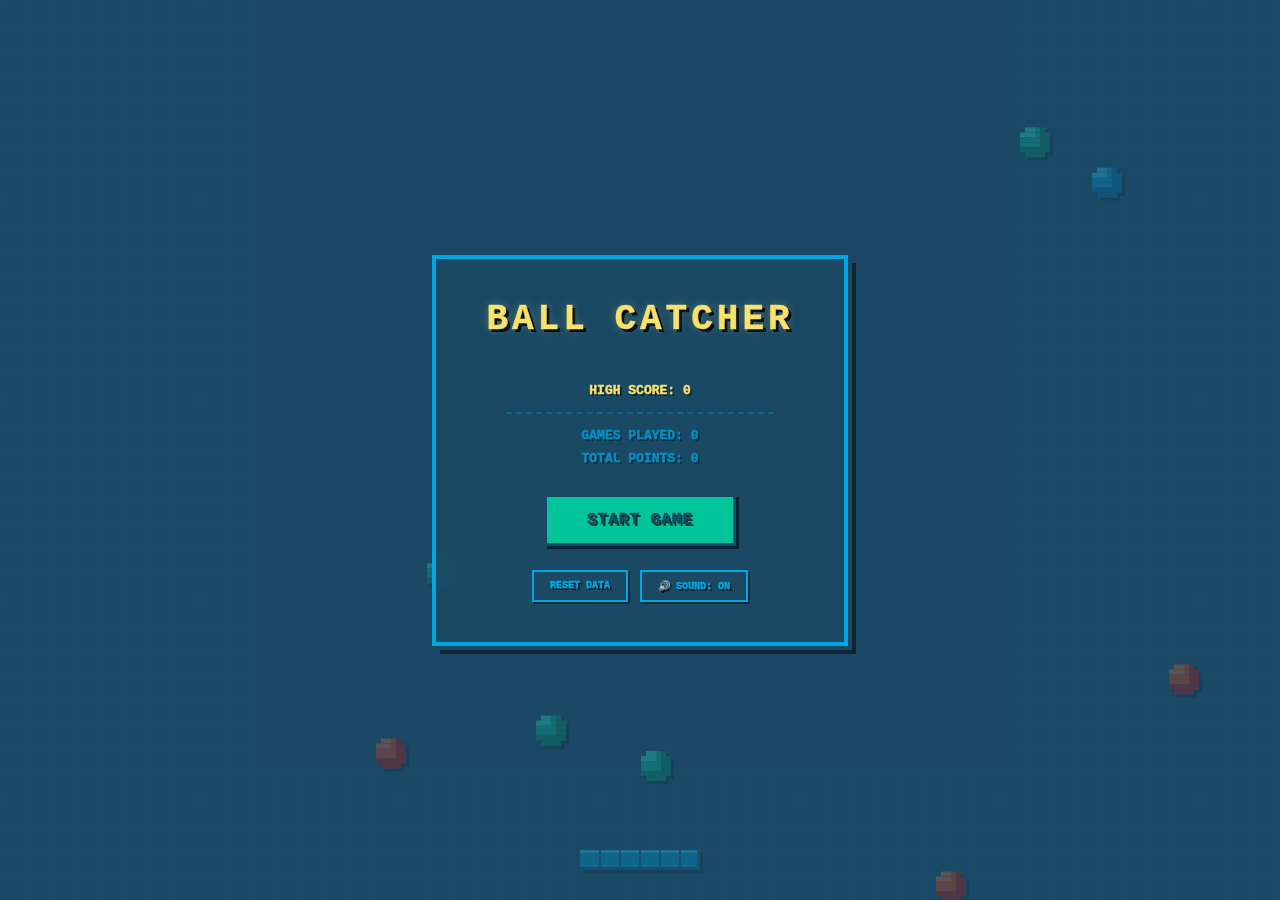
<file: index.html>
<!DOCTYPE html>
<html lang="en">
<head>
  <meta charset="UTF-8">
  <meta name="viewport" content="width=device-width, initial-scale=1.0">
  <title>Ball Catcher</title>
  <link rel="stylesheet" href="style.css">
</head>
<body>
  <canvas id="gameCanvas"></canvas>

  <!-- In-Game HUD Elements -->
  <div id="scoreDisplay" class="hidden">SCORE: 0</div>
  <button id="pauseBtn" class="hidden">❚❚</button>

  <!-- Menu Overlay -->
  <div id="menuOverlay">
    <div id="menuPanel">
      <h1>BALL CATCHER</h1>

      <div id="menuStats">
        <p id="highScoreDisplay">HIGH SCORE: 0</p>
        <p id="lastScoreDisplay" class="hidden">LAST SCORE: 0</p>
        <hr class="pixel-divider">
        <p id="totalGamesDisplay">GAMES PLAYED: 0</p>
        <p id="totalPointsDisplay">TOTAL POINTS: 0</p>
      </div>

      <button id="startBtn">START GAME</button>

      <div id="menuFooterButtons">
        <button id="resetDataBtn">RESET DATA</button>
        <button id="muteBtn">🔊 SOUND: ON</button>
      </div>
    </div>
  </div>

  <!-- Pause Overlay -->
  <div id="pauseOverlay" class="hidden">
    <div id="pausePanel">
      <h2>PAUSED</h2>
      <button id="continueBtn">CONTINUE</button>
      <button id="quitBtn">QUIT TO MENU</button>
      <button id="pauseMuteBtn">🔊 SOUND: ON</button>
    </div>
  </div>

  <!-- Reset Confirmation Modal -->
  <div id="resetModal" class="hidden">
    <div id="resetPanel">
      <p>ERASE ALL DATA?</p>
      <p class="reset-warning">THIS CANNOT BE UNDONE</p>
      <div id="resetModalButtons">
        <button id="resetConfirmBtn">YES, RESET</button>
        <button id="resetCancelBtn">CANCEL</button>
      </div>
    </div>
  </div>

  <script src="game.js" defer></script>
</body>
</html>
</file>
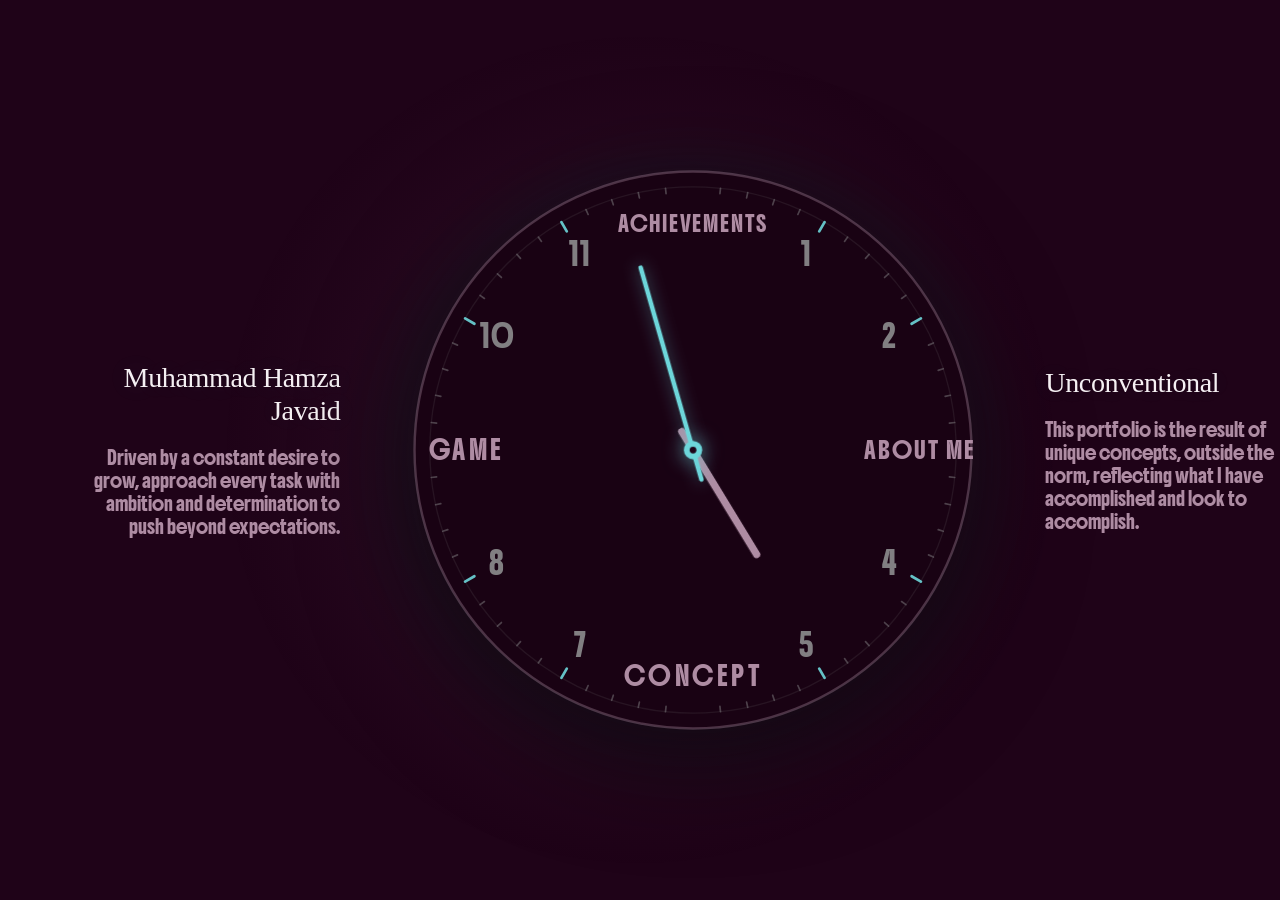
<file: CS_CRP/Homework_8/index.html>
<!DOCTYPE html>
<html lang="en">
<head>
    <meta charset="UTF-8">
    <meta name="viewport" content="width=device-width, initial-scale=1.0">
    <title>Portfolio — Time & Craft</title>
    <meta name="description" content="A minimalist, spacious portfolio navigation interface driven by a functioning analog clock.">
    
    <!-- Google Fonts Preconnect & Stylesheet -->
    <link rel="preconnect" href="https://fonts.googleapis.com">
    <link rel="preconnect" href="https://fonts.gstatic.com" crossorigin>
    <link href="https://fonts.googleapis.com/css2?family=Boldonse&family=Redaction+50:ital,wght@0,400;0,700;1,400&display=swap" rel="stylesheet">
    
    <link rel="stylesheet" href="css/style.css">
</head>
<body>
    <main class="home">
        <!-- Left Text Column -->
        <section class="text-column text-column--left">
            <h2 class="text-column__heading">Muhammad Hamza Javaid</h2>
            <p class="text-column__desc">
                Driven by a constant desire to grow, approach every task
                with ambition and determination to push beyond expectations.
            </p>
        </section>

        <!-- Center Clock Navigation Zone -->
        <section class="clock-container" aria-label="Analog clock navigation container">
            <svg id="clock" class="clock-svg" viewBox="0 0 400 400" role="img" aria-label="Navigation clock">
                <!-- Clock face background & outer boundary -->
                <circle class="clock-face" cx="200" cy="200" r="182" />
                <circle class="clock-face-inner-ring" cx="200" cy="200" r="172" />
                
                <!-- Tick Marks Group -->
                <g id="ticks" class="ticks-group" aria-hidden="true"></g>

                <!-- Markers (Numbers + Interactive Navigation Labels) -->
                <g id="markers" class="markers-group">
                    <!-- Nav Labels at Cardinal Positions -->
                    <text class="nav-label nav-label--achievements" id="nav-work" x="200" y="52" data-nav="pages/achievements.html" role="link" aria-label="Achievements page link">ACHIEVEMENTS</text>
                    <text class="marker-text" x="274" y="72">1</text>
                    <text class="marker-text" x="328" y="126">2</text>
                    <text class="nav-label nav-label--about" id="nav-about" x="348" y="200" data-nav="pages/about.html" role="link" aria-label="About Me page link">ABOUT ME</text>
                    <text class="marker-text" x="328" y="274">4</text>
                    <text class="marker-text" x="274" y="328">5</text>
                    <text class="nav-label" id="nav-concept" x="200" y="348" data-nav="pages/concept.html" role="link" aria-label="Concept page link">CONCEPT</text>
                    <text class="marker-text" x="126" y="328">7</text>
                    <text class="marker-text" x="72" y="274">8</text>
                    <text class="nav-label" id="nav-contact" x="52" y="200" data-nav="https://m-hamza-javaid4.github.io/Heuser/CS_CRP/Homework_6/index.html" role="link" aria-label="Game page link">GAME</text>
                    <text class="marker-text" x="72" y="126">10</text>
                    <text class="marker-text" x="126" y="72">11</text>
                </g>

                <!-- Hands -->
                <!-- Hour hand: length 80px, anchored at center (200, 200) pointing straight up to (200, 120) -->
                <g id="hour-group" class="hand-group">
                    <line class="hand-hour" x1="200" y1="214" x2="200" y2="120" />
                </g>

                <!-- Minute hand: length 124px, anchored at center (200, 200) pointing straight up to (200, 76) -->
                <g id="minute-group" class="hand-group">
                    <line class="hand-minute" x1="200" y1="220" x2="200" y2="76" />
                </g>

                <!-- Pivot Cap / Center Dot -->
                <circle class="clock-center-dot-outer" cx="200" cy="200" r="6" />
                <circle class="clock-center-dot-inner" cx="200" cy="200" r="2.2" />
            </svg>
        </section>

        <!-- Right Text Column -->
        <section class="text-column text-column--right">
            <h2 class="text-column__heading">Unconventional</h2>
            <p class="text-column__desc">
                This portfolio is the result of unique concepts, outside
                the norm, reflecting what I have accomplished and look
                to accomplish.
            </p>
        </section>
    </main>

    <script src="js/clock.js"></script>
</body>
</html>
</file>
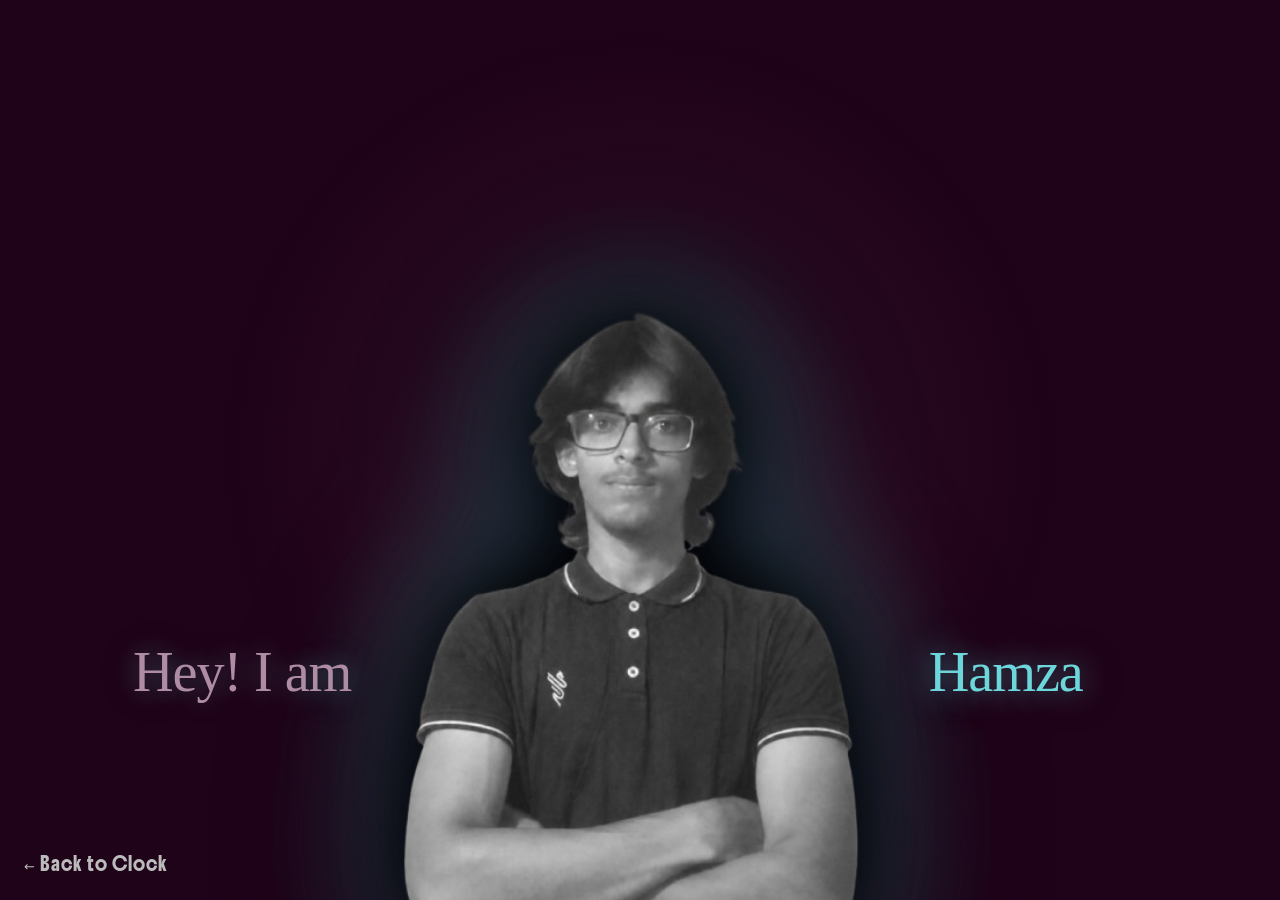
<file: CS_CRP/Homework_8/pages/about.html>
<!DOCTYPE html>
<html lang="en">
<head>
    <meta charset="UTF-8">
    <meta name="viewport" content="width=device-width, initial-scale=1.0">
    <title>About Me — Portfolio</title>
    <meta name="description" content="Interactive body scan portrait revealing personal interests, vision, and adorations.">
    
    <!-- Google Fonts -->
    <link rel="preconnect" href="https://fonts.googleapis.com">
    <link rel="preconnect" href="https://fonts.gstatic.com" crossorigin>
    <link href="https://fonts.googleapis.com/css2?family=Boldonse&family=Redaction+50:ital,wght@0,400;0,700;1,400&family=JetBrains+Mono:wght@400;500;600&display=swap" rel="stylesheet">
    
    <link rel="stylesheet" href="../css/style.css">
</head>
<body class="about-body">
    <main class="about-page">

        <div class="portrait-wrapper">

            <!-- Flanking Editorial Heading Texts -->
            <div class="portrait-flank portrait-flank--left" aria-hidden="true">
                <span class="portrait-flank__text">Hey! I am</span>
            </div>

            <!-- Portrait Image Container -->
            <div class="portrait-container" aria-label="Interactive body scan portrait">
                <img src="../assets/TImage.png" alt="Portrait" class="portrait-image">

                <!-- Hover Zone: Forehead (Interests) -->
                <div class="hover-zone hinting" id="zone-forehead" data-panel="panel-forehead" role="button" tabindex="0" aria-label="Forehead region: Interests — hover or tap to explore">
                    <div class="scanner-line"></div>
                </div>

                <!-- Hover Zone: Eyes (Vision) -->
                <div class="hover-zone hinting" id="zone-eyes" data-panel="panel-eyes" role="button" tabindex="0" aria-label="Eyes region: Vision — hover or tap to explore">
                    <div class="scanner-line"></div>
                </div>

                <!-- Hover Zone: Heart (Adorations) -->
                <div class="hover-zone hinting" id="zone-heart" data-panel="panel-heart" role="button" tabindex="0" aria-label="Heart region: Adorations — hover or tap to explore">
                    <div class="scanner-line"></div>
                </div>
            </div>

            <div class="portrait-flank portrait-flank--right" aria-hidden="true">
                <span class="portrait-flank__text">Hamza</span>
            </div>

            <!-- Hint caption that fades with discoverability pulse -->
            <p class="about-hint-caption" id="aboutHintCaption">Hover or tap zones to scan</p>

            <!-- Info Panel: Forehead → Interests (right side) -->
            <aside class="info-panel panel-right" id="panel-forehead" aria-live="polite">
                <div class="panel-connector"></div>
                <span class="panel-tag">// 01_NEURAL</span>
                <h3>Interests</h3>
                <ul>
                    <li>Mathematics</li>
                    <li>Physics</li>
                    <li>Learning and discovering the physical capabilities of the human body</li>
                    <li>Growing further as a person</li>
                    <li>Leadership</li>
                    <li>Video Games</li>
                </ul>
            </aside>

            <!-- Info Panel: Eyes → Vision (left side) -->
            <aside class="info-panel panel-left" id="panel-eyes" aria-live="polite">
                <div class="panel-connector"></div>
                <span class="panel-tag">// 02_OPTICS</span>
                <h3>Vision</h3>
                <ul>
                    <li>Specialize myself to the field of Computer Science</li>
                    <li>Acquire vast knowledge in mathematics</li>
                    <li>Do my best to help others in any way, shape and form</li>
                    <li>Spread knowledge for the betterment of others</li>
                    <li>Live life Healthy and keep improving fitness</li>
                </ul>
            </aside>

            <!-- Info Panel: Heart → Adorations (right side) -->
            <aside class="info-panel panel-right" id="panel-heart" aria-live="polite">
                <div class="panel-connector"></div>
                <span class="panel-tag">// 03_CORE</span>
                <h3>Adorations</h3>
                <ul>
                    <li>Friends</li>
                    <li>Family</li>
                    <li>Math</li>
                    <li>Playing Sports, especially Cricket</li>
                    <li>Watching Sports</li>
                </ul>
            </aside>

        </div>

        <!-- Back to Clock Navigation Link -->
        <a href="../index.html" class="back-link">← Back to Clock</a>

    </main>

    <script src="../js/about.js"></script>
</body>
</html>
</file>
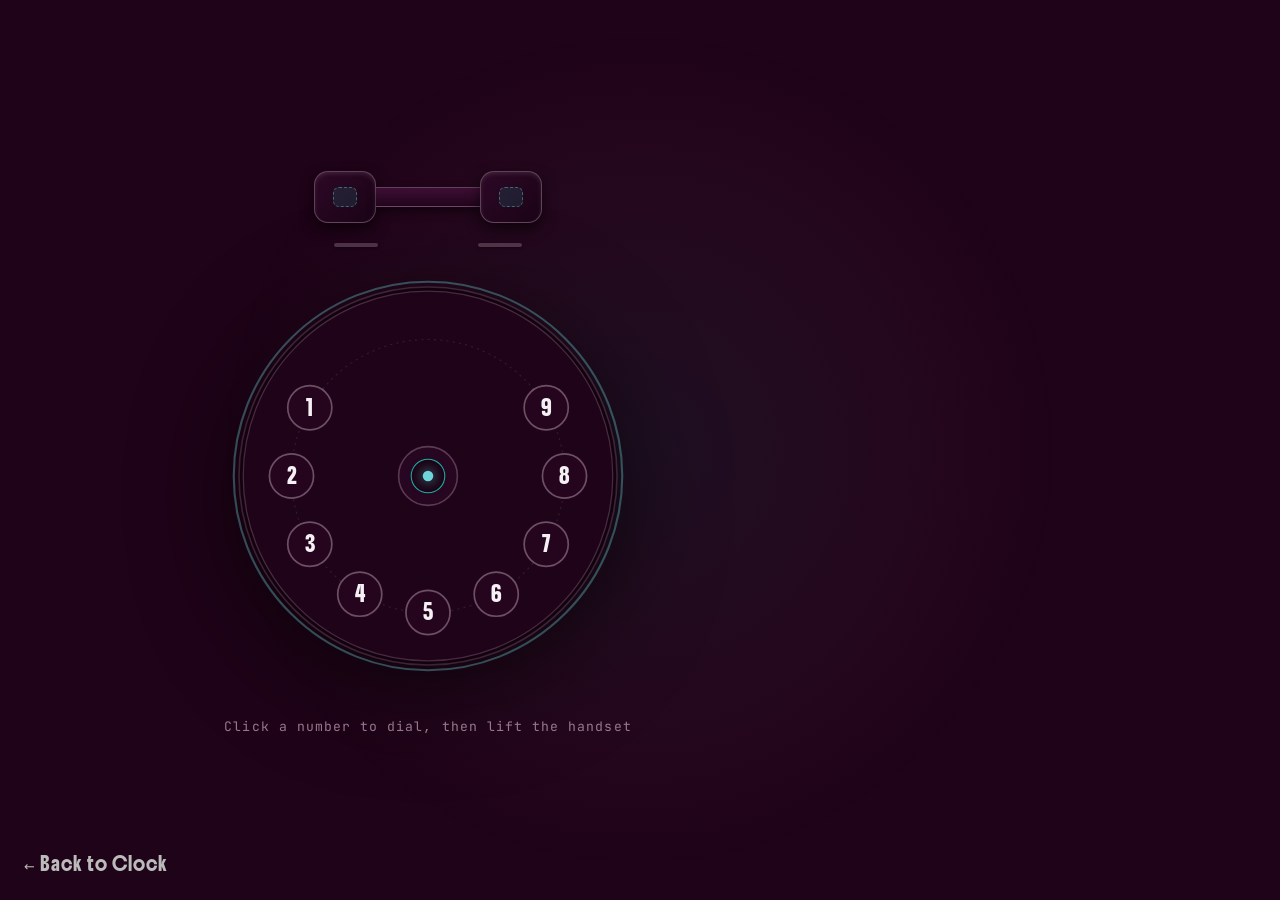
<file: CS_CRP/Homework_8/pages/achievements.html>
<!DOCTYPE html>
<html lang="en">
<head>
    <meta charset="UTF-8">
    <meta name="viewport" content="width=device-width, initial-scale=1.0">
    <title>Achievements — Portfolio</title>
    <meta name="description" content="Discover achievements through an interactive rotary phone dial. Dial a digit and lift the handset.">
    
    <!-- Google Fonts -->
    <link rel="preconnect" href="https://fonts.googleapis.com">
    <link rel="preconnect" href="https://fonts.gstatic.com" crossorigin>
    <link href="https://fonts.googleapis.com/css2?family=Boldonse&family=Redaction+50:ital,wght@0,400;0,700;1,400&family=JetBrains+Mono:wght@400;500;600&display=swap" rel="stylesheet">
    
    <link rel="stylesheet" href="../css/style.css">
</head>
<body class="achievements-body">
    <main class="achievements-page">

        <div class="phone-assembly">

            <!-- Handset resting on cradle -->
            <div class="handset" id="handset" role="button" tabindex="0" aria-label="Phone handset — drag upward to hear achievement">
                <div class="handset-ear"></div>
                <div class="handset-handle"></div>
                <div class="handset-mouth"></div>
            </div>

            <!-- Cradle marks -->
            <div class="cradle" aria-hidden="true"></div>

            <!-- Rotary Dial -->
            <div class="dial-container">
                <svg id="rotary-dial" viewBox="0 0 400 400" aria-label="Rotary dial phone with 9 digits">
                    <!-- Outer ring (static border) -->
                    <circle class="dial-outer-ring" cx="200" cy="200" r="185" />
                    
                    <!-- Decorative inner bezel -->
                    <circle class="dial-bezel" cx="200" cy="200" r="180" />

                    <!-- Finger stop (static stop bracket at ~330deg) -->
                    <!-- At angle 330deg on radius 130px: cx=200+130*cos(240)=135, cy=200+130*sin(240)=87.4 -->
                    <g id="finger-stop-bracket" class="finger-stop-group">
                        <path class="finger-stop-metal" d="M 125,72 L 144,95 L 138,103 L 118,80 Z" />
                        <circle class="finger-stop-screw" cx="131" cy="87" r="2.5" />
                    </g>

                    <!-- Dial plate (rotates with holes and labels) -->
                    <g id="dial-plate">
                        <!-- Dial disc face -->
                        <circle class="dial-plate-face" cx="200" cy="200" r="176" />
                        
                        <!-- Inner track circle for refined visual rhythm -->
                        <circle class="dial-inner-track" cx="200" cy="200" r="130" />

                        <!-- Finger holes group (populated with data-digit 1-9) -->
                        <g id="finger-holes-group">
                            <circle class="finger-hole" data-digit="1" cx="200" cy="70" r="21" />
                            <circle class="finger-hole" data-digit="2" cx="200" cy="70" r="21" />
                            <circle class="finger-hole" data-digit="3" cx="200" cy="70" r="21" />
                            <circle class="finger-hole" data-digit="4" cx="200" cy="70" r="21" />
                            <circle class="finger-hole" data-digit="5" cx="200" cy="70" r="21" />
                            <circle class="finger-hole" data-digit="6" cx="200" cy="70" r="21" />
                            <circle class="finger-hole" data-digit="7" cx="200" cy="70" r="21" />
                            <circle class="finger-hole" data-digit="8" cx="200" cy="70" r="21" />
                            <circle class="finger-hole" data-digit="9" cx="200" cy="70" r="21" />
                        </g>

                        <!-- Digit labels group (1-9) -->
                        <g id="digit-labels-group">
                            <text class="digit-label" data-digit="1">1</text>
                            <text class="digit-label" data-digit="2">2</text>
                            <text class="digit-label" data-digit="3">3</text>
                            <text class="digit-label" data-digit="4">4</text>
                            <text class="digit-label" data-digit="5">5</text>
                            <text class="digit-label" data-digit="6">6</text>
                            <text class="digit-label" data-digit="7">7</text>
                            <text class="digit-label" data-digit="8">8</text>
                            <text class="digit-label" data-digit="9">9</text>
                        </g>

                        <!-- Center hub chrome dome -->
                        <circle class="dial-hub-outer" cx="200" cy="200" r="28" />
                        <circle class="dial-hub-inner" cx="200" cy="200" r="16" />
                        <circle class="dial-hub-dot" cx="200" cy="200" r="5" />
                    </g>
                </svg>
            </div>

            <!-- Instruction hint -->
            <p class="dial-hint" id="dialHint">Click a number to dial, then lift the handset</p>

        </div>

        <!-- Chat Bubble -->
        <aside class="chat-bubble" id="chatBubble" aria-live="polite">
            <div class="chat-arrow"></div>
            <div class="chat-header">
                <span class="chat-digit-tag" id="chatDigitTag">DIALED // 01</span>
                <span class="chat-status-pulse"></span>
            </div>
            <p class="chat-text" id="chatText"></p>
        </aside>

        <!-- Back to Clock Navigation Link -->
        <a href="../index.html" class="back-link">← Back to Clock</a>

    </main>

    <script src="../js/achievements.js"></script>
</body>
</html>
</file>
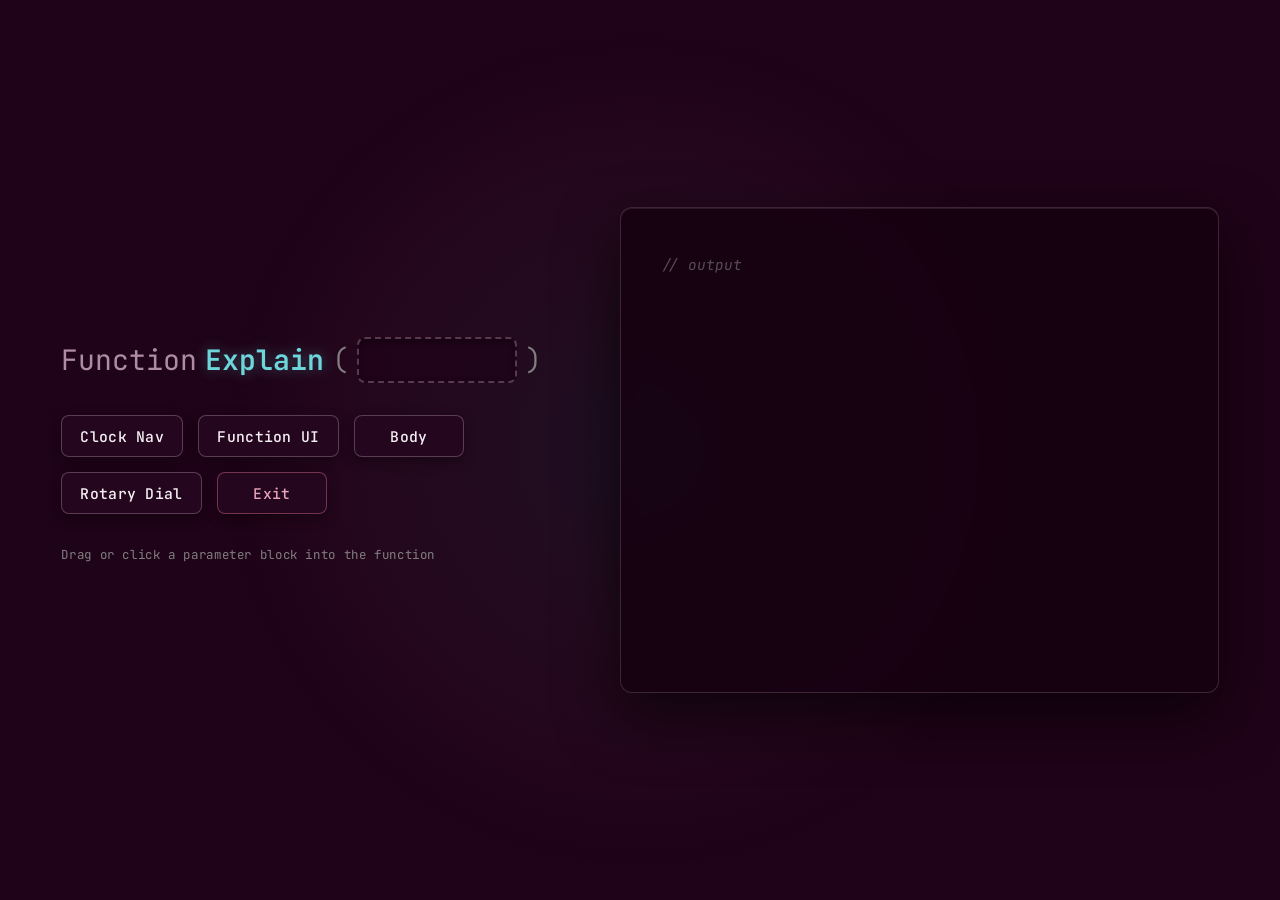
<file: CS_CRP/Homework_8/pages/concept.html>
<!DOCTYPE html>
<html lang="en">
<head>
    <meta charset="UTF-8">
    <meta name="viewport" content="width=device-width, initial-scale=1.0">
    <title>Concept — Portfolio</title>
    <meta name="description" content="Interactive Function Explainer: drag parameter blocks into a function call to explore design concepts.">
    
    <!-- Fonts -->
    <link rel="preconnect" href="https://fonts.googleapis.com">
    <link rel="preconnect" href="https://fonts.gstatic.com" crossorigin>
    <link href="https://fonts.googleapis.com/css2?family=Boldonse&family=Redaction+50:ital,wght@0,400;0,700;1,400&family=JetBrains+Mono:wght@400;500;600&display=swap" rel="stylesheet">
    
    <link rel="stylesheet" href="../css/style.css">
</head>
<body class="concept-body">
    <main class="concept-page">

        <div class="concept-layout">

            <!-- LEFT: Code Text Area -->
            <section class="code-area" aria-label="Interactive function parameter call">
                
                <!-- Function Call Display -->
                <div class="function-call" aria-label="Function Explain call">
                    <span class="fn-keyword">Function</span>
                    <span class="fn-name">Explain</span>
                    <span class="fn-paren">(</span>
                    <div class="param-slot" id="paramSlot" role="region" aria-label="Parameter drop slot">
                        <!-- Drop zone — blocks snap here -->
                    </div>
                    <span class="fn-paren">)</span>
                </div>

                <!-- Draggable Blocks Tray -->
                <div class="blocks-tray" id="blocksTray" aria-label="Available concept parameter blocks">
                    <div class="param-block" id="blockA" data-output="clockNav" role="button" tabindex="0" aria-grabbed="false">
                        Clock Nav
                    </div>
                    <div class="param-block" id="blockB" data-output="functionUI" role="button" tabindex="0" aria-grabbed="false">
                        Function UI
                    </div>
                    <div class="param-block" id="blockC" data-output="bodyConcept" role="button" tabindex="0" aria-grabbed="false">
                        Body
                    </div>
                    <div class="param-block" id="blockD" data-output="rotaryDial" role="button" tabindex="0" aria-grabbed="false">
                        Rotary Dial
                    </div>
                    <div class="param-block param-block--exit" id="blockExit" data-action="exit" role="button" tabindex="0" aria-grabbed="false">
                        Exit
                    </div>
                </div>

                <p class="tray-instruction">Drag or click a parameter block into the function</p>
            </section>

            <!-- RIGHT: Output Box -->
            <section class="output-container" aria-label="Function output console">
                <div class="output-box" id="outputBox" role="region" aria-live="polite">
                    <span class="output-hint">// output</span>
                </div>
            </section>

        </div>

    </main>

    <script src="../js/concept.js"></script>
</body>
</html>
</file>
<file: style.css>
:root {
  --yale-blue:      #1b4965;
  --fresh-sky:      #00a7e1;
  --mint-leaf:      #00c49a;
  --royal-gold:     #f8e16c;
  --blazing-flame:  #ff3f00;
}

* {
  margin: 0;
  padding: 0;
  box-sizing: border-box;
  font-family: 'Press Start 2P', 'Courier New', 'Lucida Console', monospace;
  font-smooth: never;
  -webkit-font-smoothing: none;
  border-radius: 0 !important;
}

/* Global pixel text base - bold and readable with text-stroke & hard shadows */
h1, h2, p, button, #scoreDisplay, #highScoreDisplay, #lastScoreDisplay, #totalGamesDisplay, #totalPointsDisplay {
  font-family: 'Press Start 2P', 'Courier New', 'Lucida Console', monospace;
  font-weight: bold;
  -webkit-text-stroke: 0.5px currentColor;
  text-shadow: 2px 2px 0px rgba(0, 0, 0, 0.7);
}

html, body {
  width: 100%;
  height: 100%;
  overflow: hidden;
  background-color: var(--yale-blue);
  user-select: none;
}

/* Transparent 1x1 cursor replaces native pointer during gameplay; custom voxel cursor drawn on canvas */
body.playing {
  cursor: url('[data-uri]') 0 0, none;
  overscroll-behavior: none;
  touch-action: none;
}

#gameCanvas {
  display: block;
  width: 100%;
  height: 100%;
  position: absolute;
  top: 0;
  left: 0;
  touch-action: none; /* disable browser touch gestures */
}

/* Menu Overlay */
#menuOverlay {
  position: fixed;
  top: 0;
  left: 0;
  width: 100%;
  height: 100%;
  display: flex;
  align-items: center;
  justify-content: center;
  background: rgba(27, 73, 101, 0.70);
  z-index: 10;
}

#menuPanel {
  display: flex;
  flex-direction: column;
  align-items: center;
  justify-content: center;
  background: rgba(27, 73, 101, 0.95);
  border: 4px solid var(--fresh-sky);
  box-shadow:
    4px 4px 0px var(--yale-blue),
    8px 8px 0px rgba(0, 0, 0, 0.5);
  padding: 40px 50px;
  max-width: 90vw;
}

#menuPanel h1 {
  font-size: 36px;
  color: var(--royal-gold);
  text-transform: uppercase;
  text-shadow:
    3px 3px 0px rgba(0, 0, 0, 0.8),
    0 0 10px rgba(248, 225, 108, 0.3);
  margin-bottom: 20px;
  letter-spacing: 4px;
  text-align: center;
}

#menuStats {
  text-align: center;
  margin: 15px 0 20px 0;
  width: 100%;
}

#menuStats p {
  font-size: 13px;
  color: var(--fresh-sky);
  text-shadow: 2px 2px 0px rgba(0, 0, 0, 0.5);
  margin: 8px 0;
  font-weight: bold;
}

#highScoreDisplay {
  font-size: 15px;
  color: var(--royal-gold) !important;
}

#lastScoreDisplay {
  font-size: 13px;
  color: var(--fresh-sky);
  opacity: 0.8;
}

.pixel-divider {
  border: none;
  border-top: 2px dashed var(--fresh-sky);
  opacity: 0.3;
  margin: 14px 20px;
}

#totalGamesDisplay,
#totalPointsDisplay {
  font-size: 11px;
  opacity: 0.75;
}

#startBtn {
  font-size: 16px;
  text-transform: uppercase;
  letter-spacing: 1px;
  color: var(--yale-blue);
  background-color: var(--mint-leaf);
  border: 3px solid var(--yale-blue);
  padding: 14px 40px;
  cursor: pointer;
  position: relative;
  box-shadow: 3px 3px 0px rgba(0, 0, 0, 0.5);
  transform: translateY(0);
  transition: transform 0.05s, box-shadow 0.05s, background-color 0.1s;
}

#startBtn:hover {
  background-color: var(--royal-gold);
}

#startBtn:active {
  transform: translateY(3px);
  box-shadow: 0px 0px 0px rgba(0, 0, 0, 0.5);
}

#menuFooterButtons {
  display: flex;
  justify-content: center;
  gap: 12px;
  margin-top: 24px;
}

#resetDataBtn,
#muteBtn,
#pauseMuteBtn {
  font-family: 'Press Start 2P', 'Courier New', monospace;
  font-size: 10px;
  text-transform: uppercase;
  color: var(--fresh-sky);
  background: transparent;
  border: 2px solid var(--fresh-sky);
  padding: 8px 16px;
  cursor: pointer;
  box-shadow: 2px 2px 0px rgba(0, 0, 0, 0.4);
  transform: translateY(0);
  transition: transform 0.05s, box-shadow 0.05s;
}

#resetDataBtn:hover,
#muteBtn:hover,
#pauseMuteBtn:hover {
  color: var(--royal-gold);
  border-color: var(--royal-gold);
}

#resetDataBtn:active,
#muteBtn:active,
#pauseMuteBtn:active {
  transform: translateY(2px);
  box-shadow: 0px 0px 0px rgba(0, 0, 0, 0.4);
}

/* Muted state styling */
#muteBtn.muted,
#pauseMuteBtn.muted {
  color: var(--blazing-flame) !important;
  border-color: var(--blazing-flame) !important;
  opacity: 0.7;
}

/* In-Game Score Display */
#scoreDisplay {
  position: fixed;
  top: 16px;
  left: 16px;
  font-size: 16px;
  color: var(--royal-gold);
  z-index: 5;
  background: rgba(27, 73, 101, 0.75);
  border: 2px solid var(--royal-gold);
  box-shadow: 3px 3px 0px rgba(0, 0, 0, 0.5);
  padding: 8px 14px;
  letter-spacing: 1px;
}

/* In-Game Pause Button (Finger tap target >= 48px) */
#pauseBtn {
  position: fixed;
  top: 16px;
  right: 16px;
  z-index: 5;
  font-size: 18px;
  color: var(--royal-gold);
  background: rgba(27, 73, 101, 0.6);
  border: 2px solid var(--royal-gold);
  min-width: 48px;
  min-height: 48px;
  padding: 12px 16px;
  cursor: pointer;
  box-shadow: 3px 3px 0px rgba(0, 0, 0, 0.5);
  transform: translateY(0);
  transition: transform 0.05s, box-shadow 0.05s;
}

#pauseBtn:hover {
  color: var(--blazing-flame);
  border-color: var(--blazing-flame);
}

#pauseBtn:active {
  transform: translateY(3px);
  box-shadow: 0px 0px 0px rgba(0, 0, 0, 0.5);
}

/* Pause Overlay */
#pauseOverlay {
  position: fixed;
  top: 0;
  left: 0;
  right: 0;
  bottom: 0;
  background: rgba(27, 73, 101, 0.80);
  display: flex;
  align-items: center;
  justify-content: center;
  z-index: 15;
}

#pausePanel {
  text-align: center;
  background: rgba(27, 73, 101, 0.95);
  border: 4px solid var(--fresh-sky);
  box-shadow:
    4px 4px 0px rgba(0, 0, 0, 0.5),
    8px 8px 0px rgba(0, 0, 0, 0.3);
  padding: 40px 50px;
  max-width: 90vw;
}

#pausePanel h2 {
  font-size: 28px;
  color: var(--royal-gold);
  text-shadow: 3px 3px 0px rgba(0, 0, 0, 0.7);
  margin-bottom: 30px;
  letter-spacing: 4px;
}

#continueBtn {
  font-size: 16px;
  text-transform: uppercase;
  letter-spacing: 1px;
  color: var(--yale-blue);
  background: var(--mint-leaf);
  border: 3px solid var(--yale-blue);
  padding: 14px 40px;
  cursor: pointer;
  box-shadow: 3px 3px 0px rgba(0, 0, 0, 0.5);
  transform: translateY(0);
  transition: transform 0.05s, box-shadow 0.05s;
  display: block;
  margin: 0 auto 16px auto;
}

#continueBtn:hover {
  background: var(--royal-gold);
}

#continueBtn:active {
  transform: translateY(3px);
  box-shadow: 0px 0px 0px rgba(0, 0, 0, 0.5);
}

#quitBtn {
  font-size: 11px;
  text-transform: uppercase;
  color: var(--blazing-flame);
  background: transparent;
  border: 2px solid var(--blazing-flame);
  padding: 8px 20px;
  cursor: pointer;
  box-shadow: 2px 2px 0px rgba(0, 0, 0, 0.4);
  transform: translateY(0);
  transition: transform 0.05s, box-shadow 0.05s;
  display: block;
  margin: 0 auto 16px auto;
}

#quitBtn:hover {
  background: rgba(255, 63, 0, 0.15);
}

#quitBtn:active {
  transform: translateY(2px);
  box-shadow: 0px 0px 0px rgba(0, 0, 0, 0.4);
}

/* Reset Confirmation Modal */
#resetModal {
  position: fixed;
  top: 0;
  left: 0;
  right: 0;
  bottom: 0;
  background: rgba(0, 0, 0, 0.85);
  display: flex;
  align-items: center;
  justify-content: center;
  z-index: 20;
}

#resetPanel {
  text-align: center;
  background: rgba(27, 73, 101, 0.95);
  border: 4px solid var(--blazing-flame);
  box-shadow: 4px 4px 0px rgba(0, 0, 0, 0.5);
  padding: 30px 40px;
  max-width: 90vw;
}

#resetPanel p {
  font-size: 14px;
  color: var(--royal-gold);
  text-shadow: 2px 2px 0px rgba(0, 0, 0, 0.7);
  margin-bottom: 8px;
}

.reset-warning {
  font-size: 10px !important;
  color: var(--blazing-flame) !important;
  margin-bottom: 20px !important;
}

#resetModalButtons {
  display: flex;
  justify-content: center;
  gap: 16px;
}

#resetConfirmBtn {
  font-size: 12px;
  color: var(--yale-blue);
  background: var(--blazing-flame);
  border: 2px solid var(--yale-blue);
  padding: 10px 24px;
  cursor: pointer;
  box-shadow: 2px 2px 0px rgba(0, 0, 0, 0.5);
  transform: translateY(0);
  transition: transform 0.05s, box-shadow 0.05s;
}

#resetConfirmBtn:hover {
  filter: brightness(1.1);
}

#resetConfirmBtn:active {
  transform: translateY(2px);
  box-shadow: 0px 0px 0px rgba(0, 0, 0, 0.5);
}

#resetCancelBtn {
  font-size: 12px;
  color: var(--fresh-sky);
  background: transparent;
  border: 2px solid var(--fresh-sky);
  padding: 10px 24px;
  cursor: pointer;
  box-shadow: 2px 2px 0px rgba(0, 0, 0, 0.5);
  transform: translateY(0);
  transition: transform 0.05s, box-shadow 0.05s;
}

#resetCancelBtn:hover {
  color: var(--royal-gold);
  border-color: var(--royal-gold);
}

#resetCancelBtn:active {
  transform: translateY(2px);
  box-shadow: 0px 0px 0px rgba(0, 0, 0, 0.5);
}

.hidden {
  display: none !important;
}
</file>
<file: CS_CRP/Homework_8/css/style.css>
/* ==========================================================================
   Minimalist Spacious Clock Portfolio — Custom Styled Theme
   ========================================================================== */

:root {
    /* Color Palette */
    --grey: #817f82;
    --lilac-ash: #ae8ca3;
    --midnight-violet: #1f0318;
    --light-sea-green: #22aaa1;
    --pearl-aqua: #6dd6da;

    /* Theme mappings */
    --bg-color: #1f0318;
    --text-primary: #f5f0f3;
    --text-muted: #ae8ca3;
    --border-subtle: rgba(174, 140, 163, 0.25);
    --border-tick: rgba(129, 127, 130, 0.4);
    --accent-glow: #6dd6da;
    --accent-active: #22aaa1;

    /* Typography */
    --font-heading: 'Redaction 50', 'Times New Roman', serif;
    --font-body: 'Boldonse', system-ui, -apple-system, sans-serif;
    --font-mono: 'JetBrains Mono', 'Fira Code', Menlo, Consolas, monospace;

    --transition-standard: 0.3s cubic-bezier(0.16, 1, 0.3, 1);
}

/* Reset & Base */
*, *::before, *::after {
    box-sizing: border-box;
    margin: 0;
    padding: 0;
}

html, body {
    width: 100%;
    min-height: 100%;
    background-color: var(--midnight-violet);
    color: var(--text-primary);
    font-family: var(--font-body);
    font-weight: 400;
    -webkit-font-smoothing: antialiased;
    -moz-osx-font-smoothing: grayscale;
    overflow-x: hidden;
}

@media (min-width: 1024px) {
    html, body {
        height: 100vh;
        overflow: hidden;
    }
}

/* Ambient Subtle Background Texture / Lighting */
body::before {
    content: '';
    position: fixed;
    top: 50%;
    left: 50%;
    transform: translate(-50%, -50%);
    width: min(85vw, 850px);
    height: min(85vw, 850px);
    background: radial-gradient(circle, rgba(34, 170, 161, 0.08) 0%, rgba(174, 140, 163, 0.04) 45%, transparent 70%);
    pointer-events: none;
    z-index: 0;
}

/* Accessible hidden element for screen readers */
.sr-only {
    position: absolute;
    width: 1px;
    height: 1px;
    padding: 0;
    margin: -1px;
    overflow: hidden;
    clip: rect(0, 0, 0, 0);
    white-space: nowrap;
    border: 0;
}

/* ==========================================================================
   Home Page Layout (PlanP1)
   ========================================================================== */
.home {
    width: 100%;
    min-height: 100vh;
    display: flex;
    flex-direction: row;
    align-items: center;
    justify-content: space-between;
    padding: clamp(2rem, 5vw, 5rem);
    gap: clamp(1.5rem, 3vw, 4rem);
    position: relative;
    user-select: none;
    z-index: 1;
}

/* Text Columns */
.text-column {
    display: flex;
    flex-direction: column;
    gap: 1.25rem;
    z-index: 2;
    flex: 0 0 24%;
    max-width: 320px;
}

.text-column--left {
    text-align: right;
    align-items: flex-end;
}

.text-column--right {
    text-align: left;
    align-items: flex-start;
}

.text-column__heading {
    font-family: var(--font-heading);
    font-weight: 400;
    font-size: clamp(1.65rem, 2.2vw, 2.35rem);
    line-height: 1.18;
    letter-spacing: -0.015em;
    color: var(--text-primary);
    text-shadow: 0 0 24px rgba(109, 214, 218, 0.12);
}

.text-column__desc {
    font-family: var(--font-body);
    font-size: clamp(0.82rem, 0.9vw, 0.92rem);
    line-height: 1.75;
    color: var(--lilac-ash);
    max-width: 270px;
}

/* Clock Container */
.clock-container {
    flex: 1 1 auto;
    display: flex;
    justify-content: center;
    align-items: center;
    position: relative;
    padding: 0.5rem;
    z-index: 2;
}

.clock-svg {
    width: min(52vw, 68vh, 612px);
    height: min(52vw, 68vh, 612px);
    max-width: 90vw;
    aspect-ratio: 1 / 1;
    overflow: visible;
    cursor: default;
    touch-action: none;
    filter: drop-shadow(0 22px 55px rgba(0, 0, 0, 0.62)) drop-shadow(0 0 30px rgba(34, 170, 161, 0.08));
}

/* Clock SVG Internals */
.clock-face {
    fill: #190213;
    stroke: var(--lilac-ash);
    stroke-opacity: 0.35;
    stroke-width: 1.6;
}

.clock-face-inner-ring {
    fill: none;
    stroke: var(--border-tick);
    stroke-width: 0.9;
    stroke-opacity: 0.35;
}

/* Tick Marks */
.tick-mark {
    stroke: var(--grey);
    stroke-width: 1.1;
    stroke-linecap: round;
    opacity: 0.5;
}

.tick-mark--hour {
    stroke: var(--pearl-aqua);
    stroke-width: 1.8;
    opacity: 0.9;
}

/* Marker Labels */
.marker-text {
    font-family: var(--font-body);
    font-size: 13.5px;
    font-weight: 400;
    fill: var(--grey);
    text-anchor: middle;
    dominant-baseline: central;
    letter-spacing: 0.02em;
    user-select: none;
    pointer-events: none;
    transition: fill 0.2s ease, opacity 0.2s ease;
}

.nav-label {
    font-family: var(--font-body);
    font-size: 11.5px;
    letter-spacing: 0.2em;
    fill: var(--lilac-ash);
    text-anchor: middle;
    dominant-baseline: central;
    cursor: pointer;
    pointer-events: auto;
    transform-box: fill-box;
    transform-origin: center;
    transition: transform 0.25s cubic-bezier(0.16, 1, 0.3, 1), fill 0.25s ease, filter 0.25s ease;
}

/* Specially sized for ABOUT ME & ACHIEVEMENTS label length */
.nav-label--about {
    font-size: 10.5px;
    letter-spacing: 0.12em;
}

.nav-label--achievements {
    font-size: 9.8px;
    letter-spacing: 0.12em;
}

/* Active Nav Hover State */
.nav-label.active {
    fill: var(--pearl-aqua);
    transform: scale(1.22);
    filter: drop-shadow(0 0 10px rgba(109, 214, 218, 0.8)) drop-shadow(0 0 20px rgba(34, 170, 161, 0.45));
}

/* Clock Hands */
.hand-group {
    transform-origin: 200px 200px;
    will-change: transform;
}

.hand-hour {
    stroke: var(--lilac-ash);
    stroke-width: 4.8;
    stroke-linecap: round;
}

.hand-minute {
    stroke: var(--pearl-aqua);
    stroke-width: 3;
    stroke-linecap: round;
    transition: stroke-width 0.2s ease, stroke 0.2s ease, filter 0.2s ease;
    filter: drop-shadow(0 0 5px rgba(109, 214, 218, 0.5));
}

.hand-minute.active-nav {
    stroke: var(--pearl-aqua);
    stroke-width: 3.8;
    filter: drop-shadow(0 0 10px rgba(109, 214, 218, 0.9)) drop-shadow(0 0 18px rgba(34, 170, 161, 0.6));
}

.clock-center-dot-outer {
    fill: var(--pearl-aqua);
    filter: drop-shadow(0 0 7px rgba(109, 214, 218, 0.8));
}

.clock-center-dot-inner {
    fill: var(--midnight-violet);
}

.clock-svg.interactive-nav {
    cursor: pointer;
}

/* ==========================================================================
   Concept Page Layout & Components (PlanP2)
   ========================================================================== */
.concept-body {
    min-height: 100vh;
    display: flex;
    flex-direction: column;
    background-color: var(--midnight-violet);
}

.concept-page {
    width: 100%;
    min-height: 100vh;
    display: flex;
    flex-direction: column;
    align-items: center;
    justify-content: center;
    padding: clamp(2rem, 5vw, 4rem);
    position: relative;
    z-index: 1;
}

.concept-layout {
    display: flex;
    align-items: center;
    justify-content: center;
    gap: clamp(2rem, 4vw, 5rem);
    max-width: 1200px;
    width: 100%;
    z-index: 2;
}

.code-area {
    flex: 0 0 44%;
    display: flex;
    flex-direction: column;
    align-items: flex-start;
    gap: 2rem;
}

.function-call {
    display: flex;
    align-items: center;
    flex-wrap: nowrap;
    gap: 0.5rem;
    font-family: var(--font-mono);
    font-size: clamp(1.2rem, 2.2vw, 1.8rem);
    line-height: 1;
    color: var(--text-primary);
}

.fn-keyword {
    color: var(--lilac-ash);
    font-weight: 400;
}

.fn-name {
    color: var(--pearl-aqua);
    font-weight: 600;
    text-shadow: 0 0 14px rgba(109, 214, 218, 0.4);
}

.fn-paren {
    color: var(--grey);
    font-weight: 300;
}

.param-slot {
    width: 160px;
    height: 46px;
    border: 2px dashed rgba(174, 140, 163, 0.4);
    border-radius: 8px;
    background: rgba(31, 3, 24, 0.6);
    display: flex;
    align-items: center;
    justify-content: center;
    position: relative;
    transition: all 0.25s cubic-bezier(0.16, 1, 0.3, 1);
    box-shadow: inset 0 2px 6px rgba(0, 0, 0, 0.4);
}

.param-slot.drag-over {
    border-color: var(--pearl-aqua);
    background: rgba(34, 170, 161, 0.15);
    transform: scale(1.04);
    box-shadow: 0 0 16px rgba(109, 214, 218, 0.35);
}

.param-slot.filled {
    border-style: solid;
    border-color: var(--light-sea-green);
    background: rgba(34, 170, 161, 0.08);
}

.blocks-tray {
    display: flex;
    align-items: center;
    gap: 0.9rem;
    min-height: 48px;
    flex-wrap: wrap;
    max-width: 480px;
}

.param-block {
    display: inline-flex;
    align-items: center;
    justify-content: center;
    width: auto;
    min-width: 110px;
    height: 42px;
    padding: 0 1.15rem;
    white-space: nowrap;
    border: 1px solid rgba(174, 140, 163, 0.4);
    border-radius: 8px;
    background: #25061f;
    color: var(--text-primary);
    font-family: var(--font-mono);
    font-size: 0.92rem;
    font-weight: 500;
    letter-spacing: 0.02em;
    cursor: grab;
    user-select: none;
    touch-action: none;
    box-shadow: 0 4px 12px rgba(0, 0, 0, 0.35);
    transition: transform 0.2s ease, box-shadow 0.2s ease, border-color 0.2s ease, opacity 0.2s ease, background-color 0.2s ease;
    will-change: transform;
}

.param-block:hover {
    border-color: var(--pearl-aqua);
    box-shadow: 0 6px 18px rgba(109, 214, 218, 0.2);
    transform: translateY(-2px);
}

.param-block--exit {
    width: 100px;
    border-color: rgba(214, 109, 137, 0.45);
    color: #e5a4b7;
}

.param-block--exit:hover {
    border-color: #ff94b8;
    color: #ffffff;
    box-shadow: 0 6px 18px rgba(255, 148, 184, 0.25);
}

.param-block.dragging {
    opacity: 0.85;
    transform: scale(1.06);
    cursor: grabbing;
    position: fixed;
    z-index: 1000;
    pointer-events: none;
    border-color: var(--pearl-aqua);
    box-shadow: 0 12px 30px rgba(0, 0, 0, 0.6), 0 0 20px rgba(109, 214, 218, 0.4);
}

.param-block--exit.dragging {
    border-color: #ff94b8;
    box-shadow: 0 12px 30px rgba(0, 0, 0, 0.6), 0 0 20px rgba(255, 148, 184, 0.4);
}

.param-block.placed {
    width: 100%;
    height: 100%;
    border: none;
    background: transparent;
    box-shadow: none;
    cursor: grab;
    color: var(--pearl-aqua);
    text-shadow: 0 0 10px rgba(109, 214, 218, 0.5);
    transform: none;
}

.param-block--exit.placed {
    color: #ff94b8;
    text-shadow: 0 0 10px rgba(255, 148, 184, 0.5);
}

.tray-instruction {
    font-size: 0.78rem;
    color: var(--grey);
    letter-spacing: 0.05em;
    font-family: var(--font-mono);
}

.output-container {
    flex: 0 0 52%;
    width: 100%;
}

.output-box {
    width: 100%;
    min-height: 54vh;
    max-height: 64vh;
    border: 1px solid rgba(174, 140, 163, 0.25);
    border-radius: 12px;
    background: rgba(22, 2, 17, 0.85);
    backdrop-filter: blur(8px);
    padding: 2.5rem;
    font-family: var(--font-body);
    font-size: clamp(0.95rem, 1.05vw, 1.05rem);
    line-height: 1.85;
    color: var(--text-primary);
    overflow-y: auto;
    position: relative;
    box-shadow: 0 24px 60px rgba(0, 0, 0, 0.6), inset 0 1px 0 rgba(174, 140, 163, 0.15);
}

.output-box::-webkit-scrollbar {
    width: 5px;
}
.output-box::-webkit-scrollbar-track {
    background: transparent;
}
.output-box::-webkit-scrollbar-thumb {
    background: rgba(174, 140, 163, 0.3);
    border-radius: 3px;
}
.output-box::-webkit-scrollbar-thumb:hover {
    background: var(--light-sea-green);
}

.output-hint {
    color: var(--grey);
    font-style: italic;
    font-family: var(--font-mono);
    font-size: 0.9rem;
    opacity: 0.6;
}

.typewriter-cursor {
    display: inline-block;
    color: var(--pearl-aqua);
    font-weight: 300;
    margin-left: 2px;
    animation: blink 1.06s step-end infinite;
    text-shadow: 0 0 8px rgba(109, 214, 218, 0.7);
    transition: opacity 0.4s ease;
}

@keyframes blink {
    0%, 100% { opacity: 1; }
    50% { opacity: 0; }
}

/* ==========================================================================
   About Me Page Layout & Interactive Scanner (PlanP3 — Enlarged & Spacious)
   ========================================================================== */
.about-body {
    min-height: 100vh;
    height: 100vh;
    display: flex;
    flex-direction: column;
    background-color: var(--midnight-violet);
    overflow: hidden;
}

.about-page {
    width: 100%;
    height: 100vh;
    display: flex;
    flex-direction: column;
    align-items: center;
    justify-content: flex-end;
    padding: 0;
    margin: 0;
    position: relative;
    z-index: 1;
    overflow: hidden;
}

.portrait-wrapper {
    position: relative;
    display: flex;
    align-items: flex-end;
    justify-content: center;
    max-width: 100%;
    width: 100%;
    height: 100%;
    margin: 0;
    padding: 0;
    z-index: 2;
}

/* Flanking editorial typography on either side of the portrait */
.portrait-flank {
    position: absolute;
    bottom: 22vh;
    pointer-events: none;
    user-select: none;
    z-index: 2; /* Below info panels (z-index 10) & hover zones (z-index 5), clean alongside portrait */
    display: flex;
    align-items: center;
}

.portrait-flank--left {
    right: calc(50% + min(50vw, 88vh, 520px) / 2 + 1.8rem);
    text-align: right;
    justify-content: flex-end;
}

.portrait-flank--right {
    left: calc(50% + min(50vw, 88vh, 520px) / 2 + 1.8rem);
    text-align: left;
    justify-content: flex-start;
}

.portrait-flank__text {
    font-family: var(--font-heading);
    font-size: clamp(2.2rem, 4.4vw, 4.2rem);
    line-height: 1.05;
    letter-spacing: -0.02em;
    color: var(--text-primary);
    white-space: nowrap;
    text-shadow: 0 0 24px rgba(109, 214, 218, 0.35),
                 0 0 50px rgba(34, 170, 161, 0.2);
}

.portrait-flank--left .portrait-flank__text {
    color: var(--lilac-ash);
}

.portrait-flank--right .portrait-flank__text {
    color: var(--pearl-aqua);
    text-shadow: 0 0 30px rgba(109, 214, 218, 0.55),
                 0 0 60px rgba(34, 170, 161, 0.3);
}

/* Portrait Image Container & Deep Clean Silhouette Shadow Effect (PlanP8) */
.portrait-container {
    position: relative;
    width: min(50vw, 88vh, 520px);
    aspect-ratio: 449 / 556;
    flex-shrink: 0;
    display: flex;
    align-items: flex-end;
    justify-content: center;
    margin-bottom: -5vh; /* Pushes lower torso below screen so figure emerges from beneath */
    align-self: flex-end;
}

/* Ambient glow and multi-tier deep shadow backdrop */
.portrait-container::before {
    content: '';
    position: absolute;
    inset: -20px -20px 0 -20px;
    background: radial-gradient(
        ellipse at 50% 65%,
        rgba(34, 170, 161, 0.22) 0%,
        rgba(109, 214, 218, 0.1) 40%,
        rgba(174, 140, 163, 0.05) 65%,
        transparent 80%
    );
    filter: blur(35px);
    z-index: 0;
    pointer-events: none;
}

.portrait-image {
    position: relative;
    width: 100%;
    height: auto;
    object-fit: contain;
    object-position: bottom center;
    display: block;
    margin: 0;
    padding: 0;
    user-select: none;
    -webkit-user-drag: none;
    z-index: 1;
    border-radius: 12px 12px 0 0; /* round top corners only — bottom naturally cropped */
    vertical-align: bottom;
    /* Multi-tier deep clean silhouette drop-shadow */
    filter:
        drop-shadow(0 -10px 40px rgba(0, 0, 0, 0.98))
        drop-shadow(0 20px 60px rgba(10, 0, 15, 0.95))
        drop-shadow(0 0 50px rgba(34, 170, 161, 0.25))
        drop-shadow(0 0 20px rgba(109, 214, 218, 0.18));
    transition: filter 0.4s ease;
}

.portrait-container:hover .portrait-image {
    filter:
        drop-shadow(0 -15px 50px rgba(0, 0, 0, 1))
        drop-shadow(0 25px 75px rgba(10, 0, 15, 1))
        drop-shadow(0 0 65px rgba(34, 170, 161, 0.35))
        drop-shadow(0 0 26px rgba(109, 214, 218, 0.26));
}

.about-hint-caption {
    position: absolute;
    top: 2rem;
    left: 50%;
    transform: translateX(-50%);
    font-family: var(--font-mono);
    font-size: 0.85rem;
    color: var(--pearl-aqua);
    letter-spacing: 0.16em;
    text-transform: uppercase;
    opacity: 0.85;
    transition: opacity 0.8s ease;
    pointer-events: none;
    white-space: nowrap;
    text-shadow: 0 0 12px rgba(109, 214, 218, 0.45);
    z-index: 15;
}

.about-hint-caption.fade-out {
    opacity: 0;
}

/* Hover Zones */
.hover-zone {
    position: absolute;
    cursor: crosshair;
    border-radius: 12px;
    transition: background-color 0.3s ease, box-shadow 0.3s ease, border-color 0.3s ease;
    z-index: 5;
    overflow: hidden;
    touch-action: none;
}

/* Percentage Zone Coordinates tailored to portrait anatomy */
#zone-forehead {
    top: 7%;
    left: 33%;
    width: 34%;
    height: 11%;
}

#zone-eyes {
    top: 16%;
    left: 31%;
    width: 38%;
    height: 10%;
}

#zone-heart {
    top: 45%;
    left: 42%;
    width: 25%;
    height: 14%;
}

/* Hover / Active Highlighting */
.hover-zone:hover,
.hover-zone.active {
    background: rgba(109, 214, 218, 0.1);
    box-shadow: inset 0 0 20px rgba(109, 214, 218, 0.3),
                0 0 26px rgba(34, 170, 161, 0.3);
    border: 1.5px solid rgba(109, 214, 218, 0.6);
}

/* Discoverability Hint Animation */
@keyframes zone-hint-pulse {
    0%, 100% {
        border-color: transparent;
        box-shadow: none;
    }
    50% {
        border-color: rgba(109, 214, 218, 0.55);
        box-shadow: 0 0 20px rgba(109, 214, 218, 0.35);
    }
}

.hover-zone.hinting {
    border: 1.5px solid transparent;
    animation: zone-hint-pulse 1.5s ease-in-out 2;
}

/* Scanner Sweep Line */
@keyframes scan-sweep {
    0% {
        top: 0%;
        opacity: 0;
    }
    15% {
        opacity: 1;
    }
    85% {
        opacity: 1;
    }
    100% {
        top: 100%;
        opacity: 0;
    }
}

.scanner-line {
    position: absolute;
    left: 0;
    top: 0;
    width: 100%;
    height: 3px;
    background: linear-gradient(90deg,
        transparent 0%,
        rgba(34, 170, 161, 0.5) 15%,
        rgba(109, 214, 218, 1) 50%,
        rgba(34, 170, 161, 0.5) 85%,
        transparent 100%);
    box-shadow: 0 0 16px rgba(109, 214, 218, 0.95),
                0 0 32px rgba(34, 170, 161, 0.6);
    opacity: 0;
    pointer-events: none;
    will-change: top, opacity;
}

/* Enlarged Info Panels */
.info-panel {
    position: absolute;
    width: min(350px, calc(50vw - min(50vw, 88vh, 520px) / 2 - 2.5rem));
    max-width: 350px;
    min-width: 260px;
    padding: clamp(1.2rem, 1.8vw, 1.8rem);
    background: rgba(26, 3, 21, 0.94);
    backdrop-filter: blur(14px);
    -webkit-backdrop-filter: blur(14px);
    border: 1px solid rgba(174, 140, 163, 0.4);
    border-radius: 14px;
    box-shadow: 0 24px 50px rgba(0, 0, 0, 0.7), 0 0 24px rgba(109, 214, 218, 0.15);
    opacity: 0;
    pointer-events: none;
    transition: opacity 0.3s cubic-bezier(0.16, 1, 0.3, 1), transform 0.3s cubic-bezier(0.16, 1, 0.3, 1);
    z-index: 10;
    will-change: opacity, transform;
    box-sizing: border-box;
}

.info-panel.visible {
    opacity: 1;
    pointer-events: auto;
}

/* Right-side panels */
.info-panel.panel-right {
    left: 50%;
    margin-left: calc(min(50vw, 88vh, 520px) / 2 + 1.5rem);
    transform: translateX(16px);
}

.info-panel.panel-right.visible {
    transform: translateX(0);
}

/* Left-side panels */
.info-panel.panel-left {
    right: 50%;
    margin-right: calc(min(50vw, 88vh, 520px) / 2 + 1.5rem);
    transform: translateX(-16px);
}

.info-panel.panel-left.visible {
    transform: translateX(0);
}

/* Vertical alignments anchored to portrait anatomy from bottom (PlanP8 §4.1) */
#panel-forehead {
    top: max(1.5rem, calc(100vh - 86vh));
    bottom: auto;
}
#panel-eyes {
    top: auto;
    bottom: 48%;
}
#panel-heart {
    top: auto;
    bottom: 20%;
}

/* Connector line extending between zone and panel */
.panel-connector {
    position: absolute;
    height: 1.5px;
    background: linear-gradient(90deg, rgba(34, 170, 161, 0.6), rgba(109, 214, 218, 0.9));
    top: 50%;
    width: 2.5rem;
    transform: scaleX(0);
    transition: transform 0.3s ease 0.08s;
}

.panel-right .panel-connector {
    right: 100%;
    transform-origin: right center;
}

.panel-left .panel-connector {
    left: 100%;
    transform-origin: left center;
}

.info-panel.visible .panel-connector {
    transform: scaleX(1);
}

/* Panel Typography (Enlarged) */
.panel-tag {
    display: block;
    font-family: var(--font-mono);
    font-size: 0.8rem;
    color: var(--light-sea-green);
    letter-spacing: 0.16em;
    margin-bottom: 0.5rem;
}

.info-panel h3 {
    font-family: var(--font-heading);
    font-size: 1.85rem;
    font-weight: 400;
    color: var(--pearl-aqua);
    letter-spacing: -0.01em;
    margin: 0 0 0.9rem 0;
    text-shadow: 0 0 16px rgba(109, 214, 218, 0.45);
}

.info-panel p {
    font-family: var(--font-body);
    font-size: 1.02rem;
    line-height: 1.75;
    color: var(--lilac-ash);
    margin: 0;
}

/* Info Panel Unordered List Styling (PlanP6 §6) */
.info-panel ul {
    list-style: none;
    padding: 0;
    margin: 0;
}

.info-panel ul li {
    font-family: var(--font-body);
    font-size: 0.94rem;
    line-height: 1.6;
    color: var(--lilac-ash);
    padding-left: 1.15rem;
    margin-bottom: 0.45rem;
    position: relative;
}

.info-panel ul li:last-child {
    margin-bottom: 0;
}

.info-panel ul li::before {
    content: '•';
    position: absolute;
    left: 0;
    color: var(--pearl-aqua);
    font-size: 1.1rem;
    line-height: 1.4;
    text-shadow: 0 0 8px rgba(109, 214, 218, 0.6);
}

/* Back Link — Side bottom corner (PlanP8 §5) */
.back-link {
    position: fixed;
    bottom: 1.5rem;
    left: 1.5rem;
    color: #BBBBBB;
    text-decoration: none;
    font-size: 0.8rem;
    letter-spacing: 0.08em;
    font-family: var(--font-body);
    transition: color 0.2s ease;
    z-index: 25;
}

.back-link:hover {
    color: var(--pearl-aqua);
    text-shadow: 0 0 10px rgba(109, 214, 218, 0.6);
}

/* ==========================================================================
   Achievements Page Layout & Components (PlanP4)
   ========================================================================== */
.achievements-body {
    min-height: 100vh;
    display: flex;
    flex-direction: column;
    background-color: var(--midnight-violet);
    overflow-x: hidden;
}

.achievements-page {
    width: 100%;
    min-height: 100vh;
    display: flex;
    align-items: center;
    justify-content: center;
    gap: clamp(2rem, 5vw, 5.5rem);
    padding: clamp(2rem, 4vw, 4rem);
    position: relative;
    z-index: 1;
}

.phone-assembly {
    position: relative;
    display: flex;
    flex-direction: column;
    align-items: center;
    flex-shrink: 0;
    user-select: none;
    z-index: 2;
}

/* Handset Component */
.handset {
    display: flex;
    align-items: center;
    cursor: grab;
    z-index: 15;
    user-select: none;
    touch-action: none;
    margin-bottom: 0.85rem;
    padding: 6px;
    border-radius: 16px;
    transition: transform 0.25s ease, filter 0.25s ease;
    will-change: transform;
}

.handset:hover {
    filter: drop-shadow(0 8px 20px rgba(109, 214, 218, 0.35));
}

.handset.grabbing {
    cursor: grabbing;
}

.handset.lifted {
    filter: drop-shadow(0 16px 36px rgba(0, 0, 0, 0.8)) drop-shadow(0 0 20px rgba(109, 214, 218, 0.4));
}

/* Earpiece, Handle, Mouthpiece */
.handset-ear,
.handset-mouth {
    width: 62px;
    height: 52px;
    background: linear-gradient(135deg, #2d0826 0%, #1a0316 100%);
    border: 1.5px solid rgba(174, 140, 163, 0.45);
    border-radius: 14px;
    box-shadow: inset 0 2px 4px rgba(255, 255, 255, 0.1), 0 6px 14px rgba(0, 0, 0, 0.6);
    position: relative;
}

.handset-ear::after,
.handset-mouth::after {
    content: '';
    position: absolute;
    top: 50%;
    left: 50%;
    transform: translate(-50%, -50%);
    width: 24px;
    height: 20px;
    border-radius: 6px;
    background: rgba(34, 170, 161, 0.15);
    border: 1px dashed rgba(109, 214, 218, 0.4);
}

.handset-handle {
    width: 104px;
    height: 20px;
    background: linear-gradient(180deg, #3d0e34 0%, #22051d 100%);
    border-top: 1.5px solid rgba(174, 140, 163, 0.45);
    border-bottom: 1.5px solid rgba(174, 140, 163, 0.45);
    box-shadow: 0 4px 10px rgba(0, 0, 0, 0.5);
    position: relative;
}

/* Handset Vibration Animation (PlanP4 §5.3) */
@keyframes handset-vibrate {
    0%, 100% { transform: translateX(0) rotate(0deg); }
    10% { transform: translateX(-3px) rotate(-1deg); }
    20% { transform: translateX(3px) rotate(1deg); }
    30% { transform: translateX(-3px) rotate(-1deg); }
    40% { transform: translateX(3px) rotate(1deg); }
    50% { transform: translateX(-2px) rotate(-0.5deg); }
    60% { transform: translateX(2px) rotate(0.5deg); }
    70% { transform: translateX(-2px) rotate(-0.5deg); }
    80% { transform: translateX(2px) rotate(0.5deg); }
    90% { transform: translateX(0) rotate(0deg); }
}

.handset.vibrating {
    animation: handset-vibrate 0.38s ease-in-out infinite;
    filter: drop-shadow(0 0 16px rgba(109, 214, 218, 0.8)) drop-shadow(0 0 30px rgba(34, 170, 161, 0.5));
}

/* Cradle Marks */
.cradle {
    width: 188px;
    height: 4px;
    display: flex;
    justify-content: space-between;
    margin-bottom: 1rem;
}

.cradle::before,
.cradle::after {
    content: '';
    width: 44px;
    height: 4px;
    background: rgba(174, 140, 163, 0.35);
    border-radius: 2px;
    box-shadow: 0 1px 3px rgba(0, 0, 0, 0.4);
}

/* Rotary Dial SVG Container */
.dial-container {
    width: min(72vw, 420px);
    aspect-ratio: 1 / 1;
    position: relative;
}

#rotary-dial {
    width: 100%;
    height: 100%;
    overflow: visible;
    filter: drop-shadow(0 20px 50px rgba(0, 0, 0, 0.65));
}

/* Dial Outer Frame & Bezel */
.dial-outer-ring {
    fill: none;
    stroke: var(--pearl-aqua);
    stroke-opacity: 0.35;
    stroke-width: 2;
}

.dial-bezel {
    fill: #140110;
    stroke: rgba(174, 140, 163, 0.25);
    stroke-width: 1.5;
}

.dial-plate-face {
    fill: #1f0419;
    stroke: rgba(174, 140, 163, 0.3);
    stroke-width: 1.2;
}

.dial-inner-track {
    fill: none;
    stroke: rgba(129, 127, 130, 0.2);
    stroke-width: 1;
    stroke-dasharray: 2 4;
}

/* Finger Stop Bracket */
.finger-stop-metal {
    fill: var(--pearl-aqua);
    filter: drop-shadow(0 2px 6px rgba(0, 0, 0, 0.6));
}

.finger-stop-screw {
    fill: #140110;
}

/* Finger Holes */
.finger-hole {
    fill: rgba(37, 6, 31, 0.95);
    stroke: rgba(174, 140, 163, 0.55);
    stroke-width: 1.6;
    cursor: pointer;
    transition: fill 0.2s ease, stroke 0.2s ease, filter 0.2s ease;
}

.finger-hole:hover {
    fill: rgba(34, 170, 161, 0.2);
    stroke: var(--pearl-aqua);
    filter: drop-shadow(0 0 10px rgba(109, 214, 218, 0.6));
}

.finger-hole.active {
    fill: rgba(34, 170, 161, 0.4);
    stroke: #ffffff;
    filter: drop-shadow(0 0 16px rgba(109, 214, 218, 0.9));
}

/* Numerical Digit Labels */
.digit-label {
    font-family: var(--font-body);
    font-size: 14px;
    font-weight: 500;
    fill: var(--text-primary);
    text-anchor: middle;
    dominant-baseline: central;
    pointer-events: none;
    user-select: none;
    transition: fill 0.2s ease;
}

/* Center Hub */
.dial-hub-outer {
    fill: #260620;
    stroke: rgba(174, 140, 163, 0.4);
    stroke-width: 1.5;
}

.dial-hub-inner {
    fill: #190214;
    stroke: var(--light-sea-green);
    stroke-width: 1;
}

.dial-hub-dot {
    fill: var(--pearl-aqua);
    filter: drop-shadow(0 0 6px rgba(109, 214, 218, 0.8));
}

#dial-plate {
    transform-origin: 200px 200px;
    will-change: transform;
}

/* Dial Instruction Hint */
.dial-hint {
    font-family: var(--font-mono);
    font-size: 0.82rem;
    color: var(--lilac-ash);
    letter-spacing: 0.08em;
    margin-top: 1.8rem;
    text-align: center;
    opacity: 0.85;
    transition: opacity 0.4s ease;
}

.dial-hint.hidden {
    opacity: 0;
}

/* Chat Speech Bubble (PlanP4 §6) */
.chat-bubble {
    position: relative;
    width: 360px;
    min-height: 140px;
    background: rgba(26, 3, 22, 0.94);
    backdrop-filter: blur(14px);
    -webkit-backdrop-filter: blur(14px);
    border: 1px solid rgba(174, 140, 163, 0.35);
    border-radius: 14px;
    padding: 1.8rem;
    box-shadow: 0 20px 50px rgba(0, 0, 0, 0.7), 0 0 24px rgba(109, 214, 218, 0.12);
    opacity: 0;
    transform: translateX(18px) scale(0.96);
    transition: opacity 0.32s cubic-bezier(0.16, 1, 0.3, 1), transform 0.32s cubic-bezier(0.16, 1, 0.3, 1);
    pointer-events: none;
    align-self: center;
    z-index: 20;
}

.chat-bubble.visible {
    opacity: 1;
    transform: translateX(0) scale(1);
    pointer-events: auto;
}

/* Left-pointing arrow connecting to phone */
.chat-arrow {
    position: absolute;
    left: -10px;
    top: 50%;
    transform: translateY(-50%);
    width: 0;
    height: 0;
    border-top: 9px solid transparent;
    border-bottom: 9px solid transparent;
    border-right: 10px solid rgba(26, 3, 22, 0.94);
}

.chat-header {
    display: flex;
    align-items: center;
    justify-content: space-between;
    margin-bottom: 0.85rem;
}

.chat-digit-tag {
    font-family: var(--font-mono);
    font-size: 0.75rem;
    color: var(--light-sea-green);
    letter-spacing: 0.16em;
}

.chat-status-pulse {
    width: 7px;
    height: 7px;
    border-radius: 50%;
    background: var(--pearl-aqua);
    box-shadow: 0 0 8px var(--pearl-aqua);
    animation: status-pulse 1.8s infinite;
}

@keyframes status-pulse {
    0%, 100% { opacity: 1; transform: scale(1); }
    50% { opacity: 0.4; transform: scale(0.85); }
}

.chat-text {
    font-family: var(--font-body);
    font-size: 0.96rem;
    line-height: 1.8;
    color: var(--text-primary);
    margin: 0;
    min-height: 3.6em;
}

/* Responsive Layout (PlanP4 §8.5) */
@media (max-width: 900px) {
    .achievements-body {
        overflow-y: auto;
    }

    .achievements-page {
        flex-direction: column;
        justify-content: flex-start;
        padding: 3rem 1.5rem 5rem 1.5rem;
        gap: 2rem;
    }

    .dial-container {
        width: min(84vw, 360px);
    }

    .chat-bubble {
        width: 100%;
        max-width: 420px;
        align-self: center;
        transform: translateY(18px) scale(0.96);
    }

    .chat-bubble.visible {
        transform: translateY(0) scale(1);
    }

    .chat-arrow {
        left: 50%;
        top: -10px;
        transform: translateX(-50%);
        border-left: 9px solid transparent;
        border-right: 9px solid transparent;
        border-bottom: 10px solid rgba(26, 3, 22, 0.94);
        border-top: none;
    }
}

/* ==========================================================================
   Responsive Media Queries (About Me — PlanP8 §6)
   ========================================================================== */
@media (max-width: 1024px) and (min-width: 769px) {
    .portrait-container {
        width: min(55vw, 400px);
        margin-bottom: -4vh;
    }

    .info-panel {
        width: min(290px, calc(50vw - min(55vw, 400px) / 2 - 1.5rem));
        padding: 1.3rem;
    }

    .info-panel.panel-right {
        margin-left: calc(min(55vw, 400px) / 2 + 1.25rem);
    }

    .info-panel.panel-left {
        margin-right: calc(min(55vw, 400px) / 2 + 1.25rem);
    }

    #panel-forehead {
        top: 2rem;
        bottom: auto;
    }
    #panel-eyes     { bottom: 46%; }
    #panel-heart    { bottom: 20%; }
}

@media (max-width: 768px) {
    .about-body {
        overflow-y: auto;
    }

    .about-page {
        min-height: 100vh;
        height: auto;
        padding: 3rem 1.5rem 0 1.5rem;
        justify-content: flex-end;
    }

    .portrait-wrapper {
        flex-direction: column;
        align-items: center;
        height: auto;
    }

    .portrait-flank {
        position: static;
        width: 100%;
        justify-content: center;
        text-align: center;
        margin: 0.25rem 0;
    }

    .portrait-flank--left {
        order: 1;
        right: auto;
    }

    .portrait-flank--right {
        order: 3;
        left: auto;
    }

    .portrait-flank__text {
        font-size: clamp(1.8rem, 6vw, 2.6rem);
    }

    .portrait-container {
        order: 2;
        width: 80vw;
        margin-bottom: -3vh;
    }

    .about-hint-caption {
        position: static;
        transform: none;
        margin-top: 1rem;
        margin-bottom: 0.5rem;
    }

    /* Bottom Sheet info panel on mobile */
    .info-panel {
        position: fixed;
        bottom: 0;
        left: 0;
        right: 0;
        width: 100%;
        max-width: 100%;
        border-radius: 12px 12px 0 0;
        margin: 0;
        padding: 1.8rem 1.5rem 2.25rem 1.5rem;
        border-bottom: none;
        border-left: none;
        border-right: none;
        transform: translateY(100%);
        box-shadow: 0 -8px 30px rgba(0, 0, 0, 0.8);
        z-index: 100;
    }

    .info-panel.panel-left,
    .info-panel.panel-right {
        margin: 0;
        left: 0;
        right: 0;
        top: auto;
        transform: translateY(100%);
    }

    .info-panel.panel-left.visible,
    .info-panel.panel-right.visible {
        transform: translateY(0);
    }

    .panel-connector {
        display: none;
    }

    .back-link {
        bottom: auto;
        top: 1rem;
        left: 1rem; /* Top-left on mobile since bottom is occupied by portrait (PlanP8 §6.2) */
        position: fixed;
    }
}

/* ==========================================================================
   Responsive Media Queries (Home Page)
   ========================================================================== */
@media (max-width: 1023px) and (min-width: 768px) {
    .home {
        padding: 2rem 1.5rem;
        gap: 1.5rem;
    }
    .text-column {
        flex: 0 0 22%;
    }
    .clock-svg {
        width: min(47vw, 52vh, 468px);
        height: min(47vw, 52vh, 468px);
    }
}

@media (max-width: 767px) {
    .home {
        flex-direction: column;
        justify-content: center;
        align-items: center;
        padding: 3rem 1.25rem;
        gap: 2rem;
        min-height: auto;
    }

    .clock-container {
        order: 1;
        width: 100%;
        padding: 0;
    }

    .clock-svg {
        width: min(78vw, 396px);
        height: min(78vw, 396px);
    }

    .text-column {
        width: 100%;
        max-width: 340px;
        text-align: center;
        align-items: center;
    }

    .text-column--left {
        order: 2;
    }

    .text-column--right {
        order: 3;
    }
}
</file>
